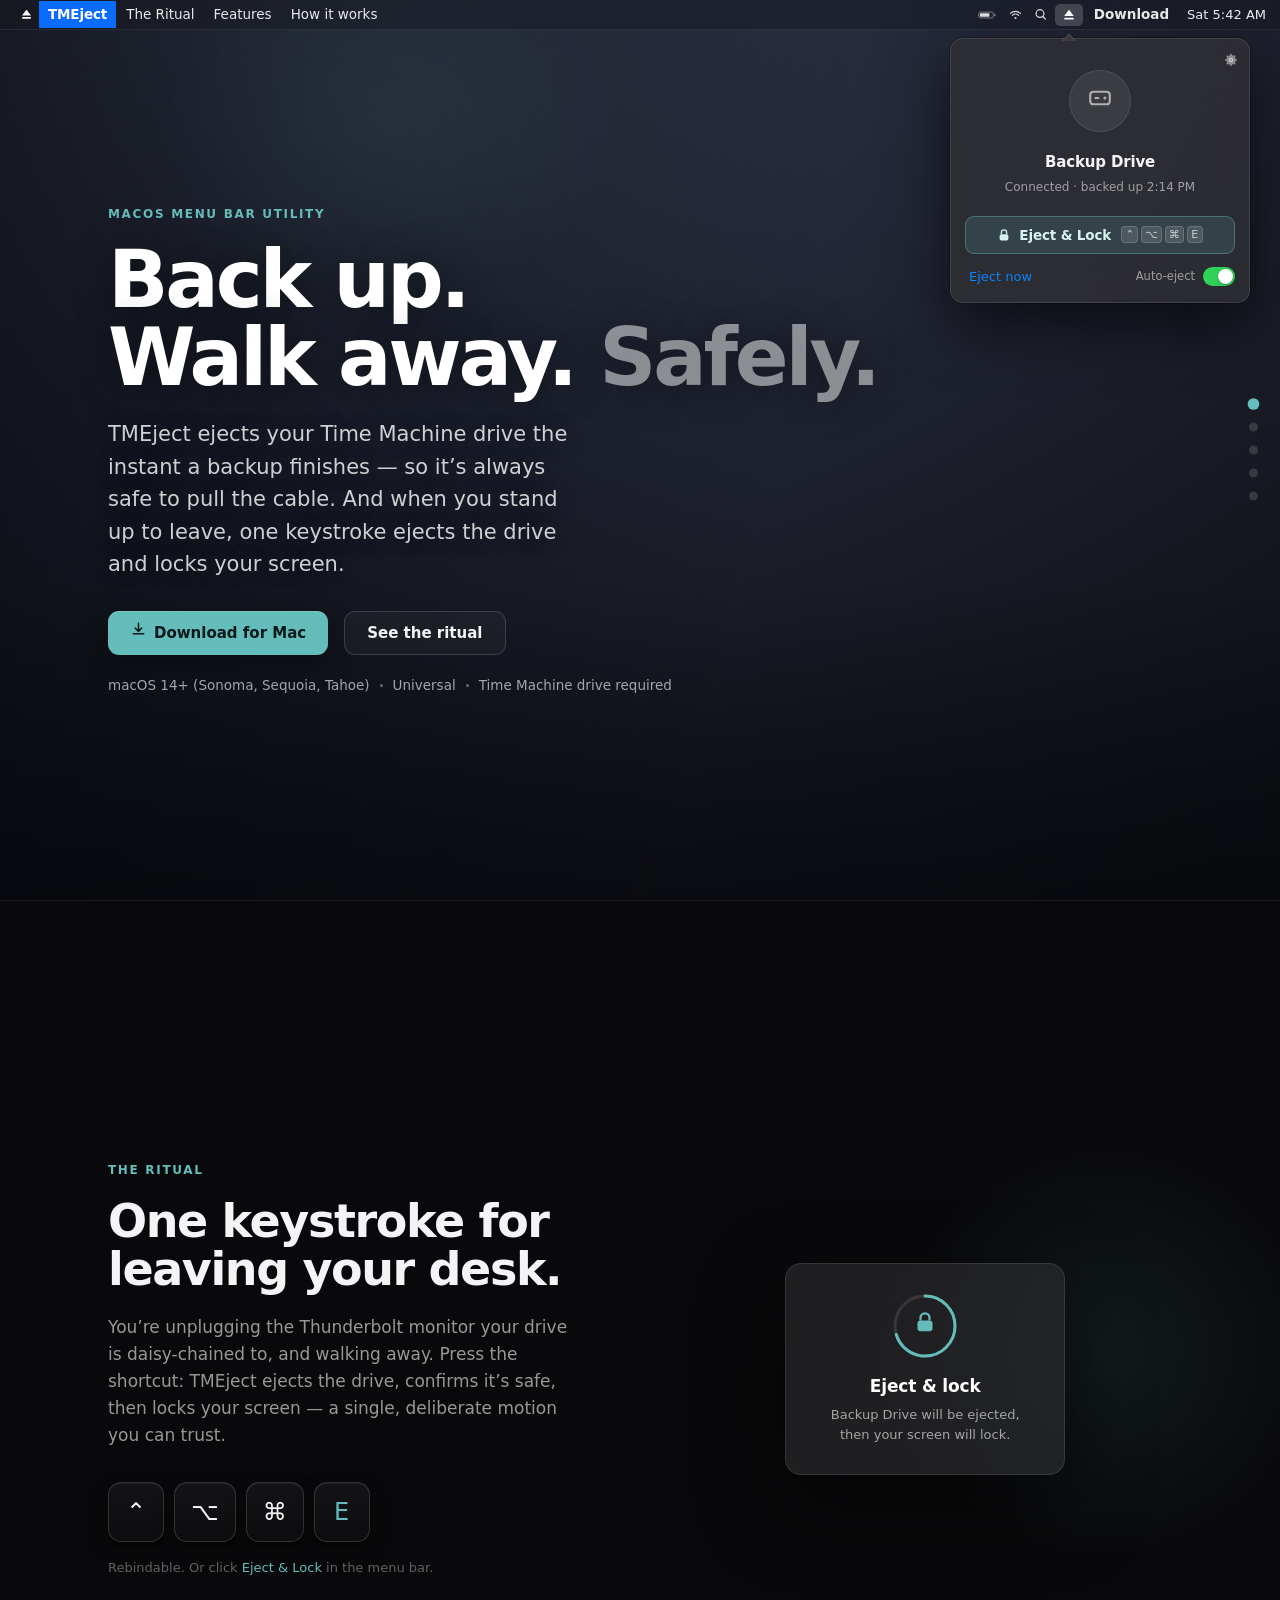
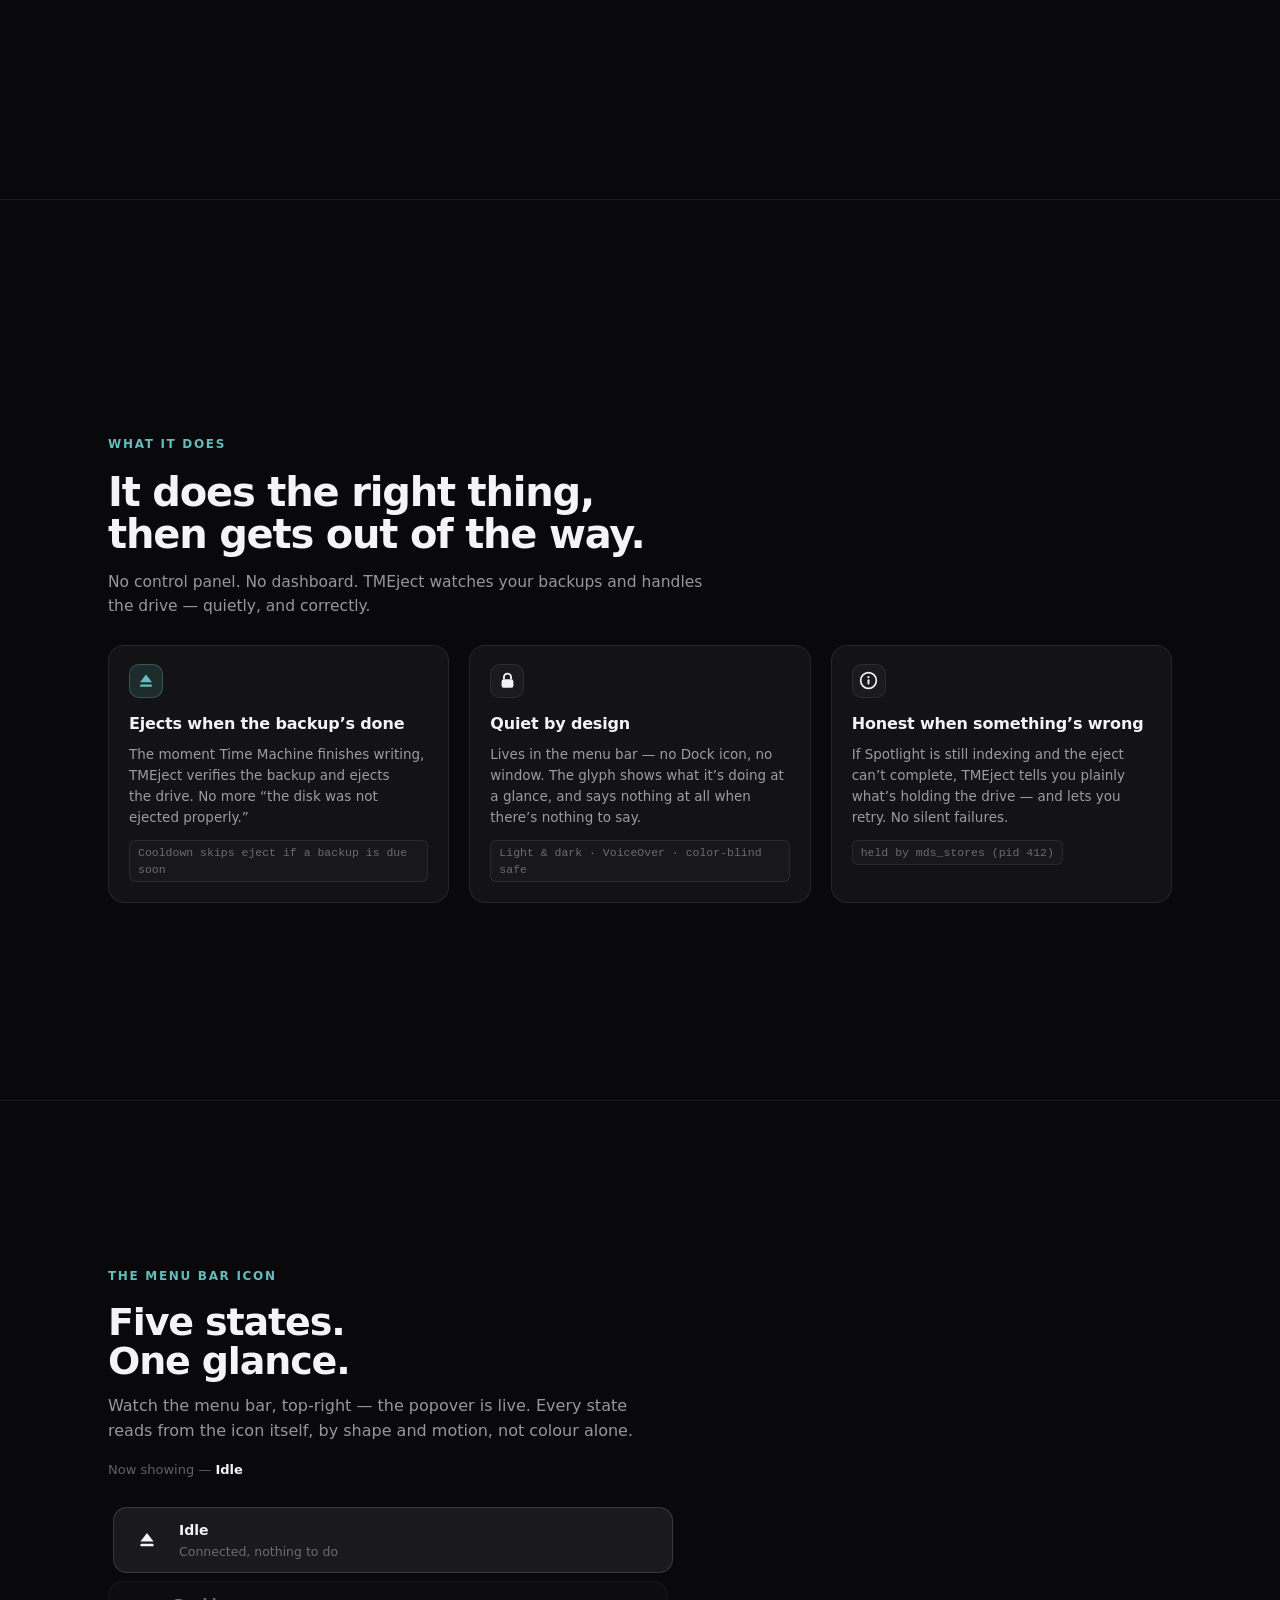
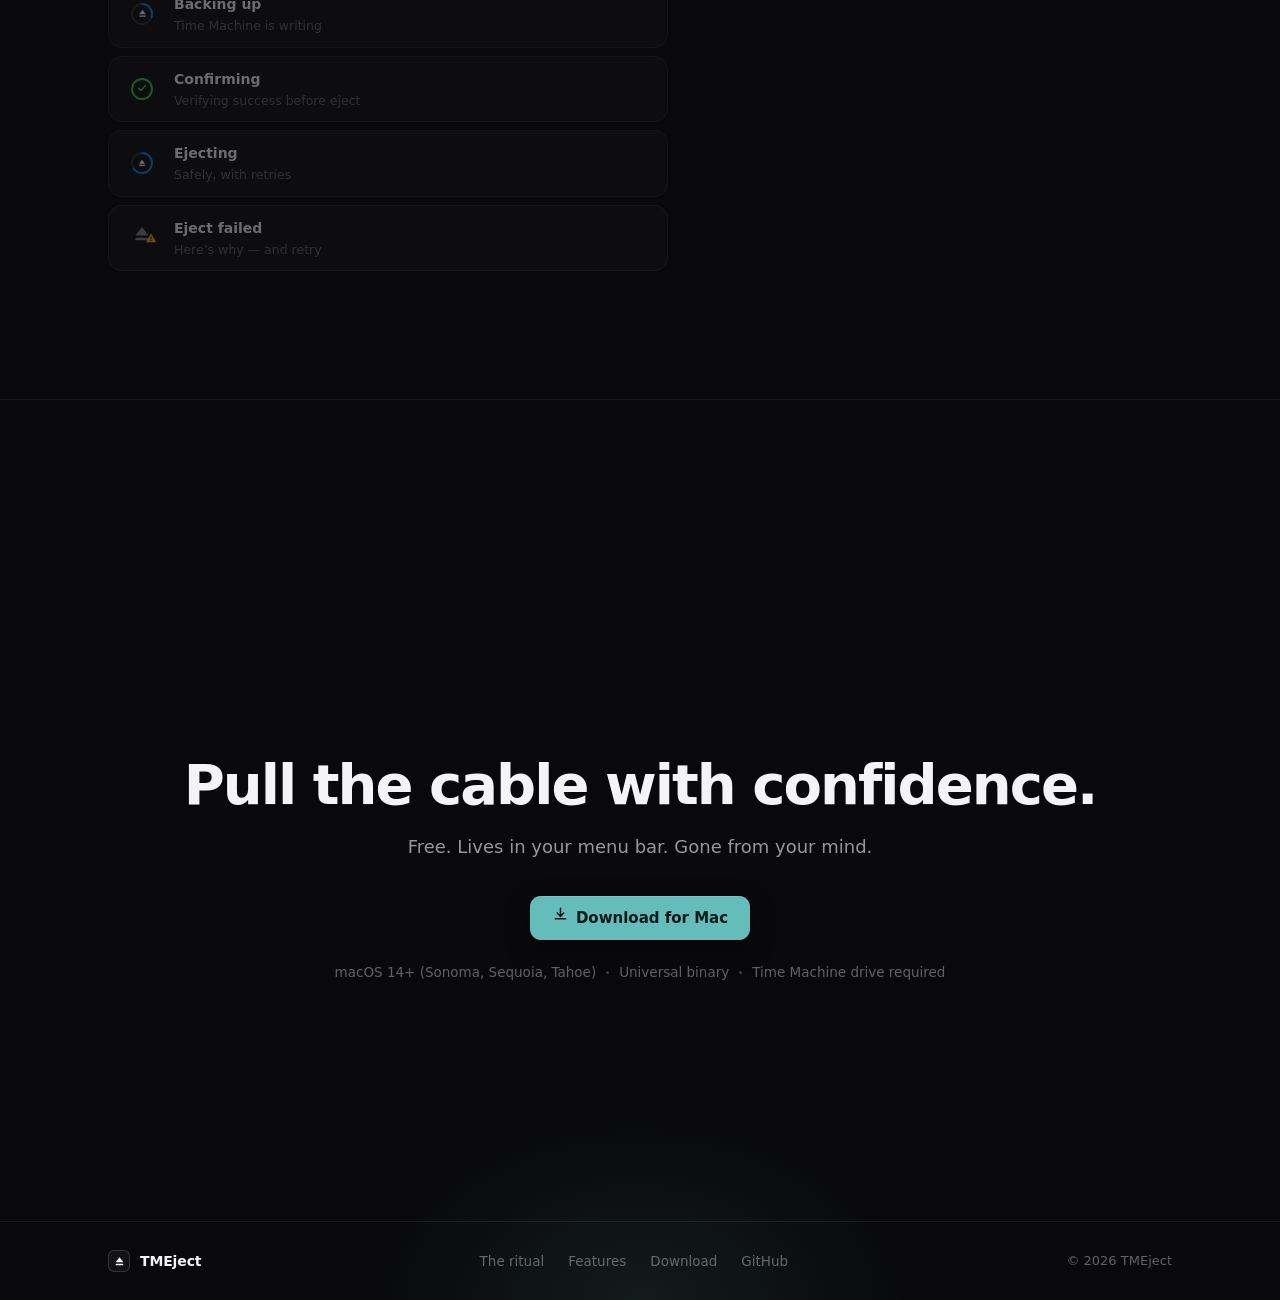
<file: index.html>
<!DOCTYPE html>
<html lang="en">
<head>
<meta charset="UTF-8" />
<meta name="viewport" content="width=device-width, initial-scale=1.0" />
<title>TMEject — eject your Time Machine drive, automatically</title>
<meta name="description" content="A quiet macOS menu bar utility that ejects your Time Machine drive the moment a backup finishes — and locks your screen on the way out." />
<meta name="theme-color" content="#09090b" />
<link rel="icon" type="image/png" href="assets/icon.png" />
<link rel="apple-touch-icon" href="assets/icon.png" />

<!-- Open Graph — iMessage, Slack, Discord, LinkedIn etc. consume this -->
<meta property="og:type" content="website" />
<meta property="og:url" content="https://d4g4.github.io/TMEject/" />
<meta property="og:title" content="TMEject — eject your Time Machine drive, automatically" />
<meta property="og:description" content="A quiet macOS menu bar utility that ejects your Time Machine drive the moment a backup finishes — and locks your screen on the way out." />
<meta property="og:image" content="https://d4g4.github.io/TMEject/assets/og-banner.png" />
<meta property="og:image:width" content="1200" />
<meta property="og:image:height" content="630" />
<meta property="og:image:alt" content="TMEject — eject your Time Machine drive, automatically" />
<meta property="og:site_name" content="TMEject" />
<meta property="og:locale" content="en_US" />

<!-- Twitter Card — also consumed by macOS Messages for the rich preview -->
<meta name="twitter:card" content="summary_large_image" />
<meta name="twitter:title" content="TMEject — eject your Time Machine drive, automatically" />
<meta name="twitter:description" content="A quiet macOS menu bar utility that ejects your Time Machine drive the moment a backup finishes — and locks your screen on the way out." />
<meta name="twitter:image" content="https://d4g4.github.io/TMEject/assets/og-banner.png" />
<meta name="twitter:image:alt" content="TMEject — eject your Time Machine drive, automatically" />

<link rel="stylesheet" href="style.css" />
<script>document.documentElement.className = 'js paged';</script>
</head>
<body>

<a class="skip-link" href="#main">Skip to content</a>

<!-- ============================================================ MENU BAR (= the site nav) -->
<div class="macbar" id="macbar" role="navigation" aria-label="Primary">
  <div class="macbar-left">
    <a class="logo" href="#hero" aria-label="TMEject home">
      <svg width="15" height="15" viewBox="0 0 18 18" fill="none" aria-hidden="true"><path d="M9 3.2 14.4 10.2H3.6L9 3.2Z" fill="currentColor"/><rect x="3.6" y="12.1" width="10.8" height="2.1" rx="1" fill="currentColor"/></svg>
    </a>
    <a class="app" href="#hero">TMEject</a>
    <a class="menu" href="#ritual">The Ritual</a>
    <a class="menu" href="#features">Features</a>
    <a class="menu" href="#states">How it works</a>
  </div>
  <div class="macbar-right">
    <span class="sysicon" aria-hidden="true"><svg width="19" height="12" viewBox="0 0 26 14" fill="none"><rect x="1" y="3" width="20" height="8" rx="2.2" stroke="currentColor" stroke-width="1.1" opacity="0.6"/><rect x="2.6" y="4.6" width="13" height="4.8" rx="1" fill="currentColor"/><rect x="22.4" y="5.4" width="1.6" height="3.2" rx="0.8" fill="currentColor" opacity="0.6"/></svg></span>
    <span class="sysicon" aria-hidden="true"><svg width="15" height="12" viewBox="0 0 18 14" fill="none"><circle cx="9" cy="10.6" r="1.3" fill="currentColor"/><path d="M5.2 7.4a5.4 5.4 0 0 1 7.6 0" stroke="currentColor" stroke-width="1.4" stroke-linecap="round"/><path d="M3 5.1a8.6 8.6 0 0 1 12 0" stroke="currentColor" stroke-width="1.4" stroke-linecap="round"/></svg></span>
    <span class="sysicon" aria-hidden="true"><svg width="14" height="13" viewBox="0 0 15 14" fill="none"><circle cx="6.4" cy="6" r="4.2" stroke="currentColor" stroke-width="1.3"/><path d="M9.6 9.2 12.4 12" stroke="currentColor" stroke-width="1.3" stroke-linecap="round"/></svg></span>
    <a class="tme-item active" id="tmeIcon" href="#hero" aria-label="TMEject menu bar icon">
      <svg width="16" height="16" viewBox="0 0 18 18" fill="none" aria-hidden="true"><path d="M9 3.2 14.4 10.2H3.6L9 3.2Z" fill="currentColor"/><rect x="3.6" y="12.1" width="10.8" height="2.1" rx="1" fill="currentColor"/></svg>
    </a>
    <a class="menu dl" href="#download">Download</a>
    <span class="clock" id="macbarClock" aria-hidden="true">Thu 2:14 PM</span>
  </div>
</div>

<!-- page dots -->
<nav class="pagedots" aria-label="Page navigation">
  <a href="#hero" class="active" aria-label="Top"></a>
  <a href="#ritual" aria-label="The ritual"></a>
  <a href="#features" aria-label="Features"></a>
  <a href="#states" aria-label="How it works"></a>
  <a href="#download" aria-label="Download"></a>
</nav>

<!-- ============================================================ LIVE POPOVER (persistent, JS-driven) -->
<div class="pop--hidden" id="livePop" aria-live="polite" aria-label="TMEject menu bar popover preview">
  <div class="pop-arrow"></div>
  <span class="pop-gear" aria-hidden="true">
    <svg width="14" height="14" viewBox="0 0 16 16" fill="none"><path d="M8 5.4A2.6 2.6 0 1 0 8 10.6 2.6 2.6 0 0 0 8 5.4Zm0 1.5a1.1 1.1 0 1 1 0 2.2 1.1 1.1 0 0 1 0-2.2Z" fill="currentColor"/><path d="M7 1h2l.3 1.6a5.5 5.5 0 0 1 1.3.55l1.4-.9 1.4 1.4-.9 1.4q.34.6.55 1.3L14.6 7v2l-1.6.3a5.5 5.5 0 0 1-.55 1.3l.9 1.4-1.4 1.4-1.4-.9q-.6.34-1.3.55L9 14.6H7l-.3-1.6a5.5 5.5 0 0 1-1.3-.55l-1.4.9-1.4-1.4.9-1.4a5.5 5.5 0 0 1-.55-1.3L1.4 9V7l1.6-.3q.21-.7.55-1.3l-.9-1.4 1.4-1.4 1.4.9q.6-.34 1.3-.55L7 1Z" fill="currentColor" opacity="0.9"/></svg>
  </span>
  <div id="popBody"></div>
</div>

<main id="main">

<!-- ============================================================ HERO -->
<section class="page page-hero" id="hero" aria-labelledby="hero-heading">
  <div class="desktop-wall" aria-hidden="true"></div>
  <div class="hero-scrim" aria-hidden="true"></div>
  <div class="hero-glow2" aria-hidden="true"></div>
  <div class="wrap">
    <div class="hero-head reveal">
      <div class="eyebrow">macOS menu bar utility</div>
      <h1 id="hero-heading">Back up.<br/>Walk away. <span class="muted">Safely.</span></h1>
      <p class="hero-lead">TMEject ejects your Time Machine drive the instant a backup finishes — so it&rsquo;s always safe to pull the cable. And when you stand up to leave, one keystroke ejects the drive and locks your screen.</p>
      <div class="hero-cta">
        <a class="btn btn-primary" href="https://github.com/D4G4/TMEject/releases/latest/download/TMEject.dmg" download id="download-hero">
          <span class="dl-ico" aria-hidden="true"><svg width="17" height="17" viewBox="0 0 18 18" fill="none"><path d="M9 2.5V11M9 11 5.5 7.5M9 11l3.5-3.5" stroke="currentColor" stroke-width="1.6" stroke-linecap="round" stroke-linejoin="round"/><path d="M3.5 13.5h11" stroke="currentColor" stroke-width="1.6" stroke-linecap="round"/></svg></span>
          Download for Mac
        </a>
        <a class="btn btn-ghost" href="#ritual">See the ritual</a>
      </div>
      <p class="mobile-hint">TMEject is a Mac app — open this page on your Mac to install.</p>
      <div class="hero-meta">
        <span>macOS 14+ (Sonoma, Sequoia, Tahoe)</span><span class="dot"></span>
        <span>Universal</span><span class="dot"></span>
        <span>Time Machine drive required</span>
      </div>
    </div>
  </div>
</section>

<!-- ============================================================ RITUAL -->
<section class="page ritual-sec" id="ritual" aria-labelledby="ritual-heading">
  <div class="glow" aria-hidden="true"></div>
  <div class="wrap">
    <div class="ritual-grid">
      <div class="ritual-copy reveal">
        <div class="eyebrow">The ritual</div>
        <h2 id="ritual-heading">One keystroke for leaving your desk.</h2>
        <p>You&rsquo;re unplugging the Thunderbolt monitor your drive is daisy-chained to, and walking away. Press the shortcut: TMEject ejects the drive, confirms it&rsquo;s safe, then locks your screen — a single, deliberate motion you can trust.</p>
        <div class="shortcut-display" aria-label="Default shortcut: Control Option Command E">
          <span class="big-key" aria-hidden="true">&#8963;</span>
          <span class="big-key" aria-hidden="true">&#8997;</span>
          <span class="big-key" aria-hidden="true">&#8984;</span>
          <span class="big-key lett" aria-hidden="true">E</span>
        </div>
        <div class="shortcut-cap">Rebindable. Or click <span style="color:var(--ritual)">Eject &amp; Lock</span> in the menu bar.</div>
      </div>
      <div class="ritual-vis reveal" aria-hidden="true">
        <div class="confirm-card">
          <div class="confirm-ring">
            <svg width="64" height="64" viewBox="0 0 64 64" fill="none"><circle cx="32" cy="32" r="30" stroke="rgba(127,127,127,0.25)" stroke-width="3"/><circle cx="32" cy="32" r="30" stroke="currentColor" stroke-width="3" stroke-linecap="round" stroke-dasharray="188.5" stroke-dashoffset="56" transform="rotate(-90 32 32)"/></svg>
            <span style="position:absolute"><svg width="24" height="24" viewBox="0 0 16 16" fill="none"><rect x="3" y="7" width="10" height="7.2" rx="2" fill="currentColor"/><path d="M5 7V5.2a3 3 0 0 1 6 0V7" stroke="currentColor" stroke-width="1.5" fill="none"/></svg></span>
          </div>
          <h3>Eject &amp; lock</h3>
          <p>Backup Drive will be ejected,<br/>then your screen will lock.</p>
        </div>
      </div>
    </div>
  </div>
</section>

<!-- ============================================================ FEATURES -->
<section class="page page-features" id="features" aria-labelledby="features-heading">
  <div class="wrap">
    <div class="feat-head reveal">
      <div class="eyebrow">What it does</div>
      <h2 id="features-heading">It does the right thing, then gets out of the way.</h2>
      <p>No control panel. No dashboard. TMEject watches your backups and handles the drive — quietly, and correctly.</p>
    </div>
    <div class="feat-grid">
      <div class="feat-card accent reveal">
        <div class="feat-ico" aria-hidden="true"><svg width="20" height="20" viewBox="0 0 18 18" fill="none"><path d="M9 3.2 14.4 10.2H3.6L9 3.2Z" fill="currentColor"/><rect x="3.6" y="12.1" width="10.8" height="2.1" rx="1" fill="currentColor"/></svg></div>
        <h3>Ejects when the backup&rsquo;s done</h3>
        <p>The moment Time Machine finishes writing, TMEject verifies the backup and ejects the drive. No more &ldquo;the disk was not ejected properly.&rdquo;</p>
        <span class="tag">Cooldown skips eject if a backup is due soon</span>
      </div>
      <div class="feat-card reveal">
        <div class="feat-ico" aria-hidden="true"><svg width="19" height="19" viewBox="0 0 16 16" fill="none"><rect x="3" y="7" width="10" height="7.2" rx="2" fill="currentColor"/><path d="M5 7V5.2a3 3 0 0 1 6 0V7" stroke="currentColor" stroke-width="1.6" fill="none"/></svg></div>
        <h3>Quiet by design</h3>
        <p>Lives in the menu bar — no Dock icon, no window. The glyph shows what it&rsquo;s doing at a glance, and says nothing at all when there&rsquo;s nothing to say.</p>
        <span class="tag">Light &amp; dark · VoiceOver · color-blind safe</span>
      </div>
      <div class="feat-card reveal">
        <div class="feat-ico" aria-hidden="true"><svg width="19" height="19" viewBox="0 0 16 16" fill="none"><circle cx="8" cy="8" r="6.6" stroke="currentColor" stroke-width="1.4"/><circle cx="8" cy="5.2" r="0.9" fill="currentColor"/><rect x="7.2" y="7" width="1.6" height="4.4" rx="0.8" fill="currentColor"/></svg></div>
        <h3>Honest when something&rsquo;s wrong</h3>
        <p>If Spotlight is still indexing and the eject can&rsquo;t complete, TMEject tells you plainly what&rsquo;s holding the drive — and lets you retry. No silent failures.</p>
        <span class="tag">held by mds_stores (pid 412)</span>
      </div>
    </div>
  </div>
</section>

<!-- ============================================================ STATES -->
<section class="page states-sec" id="states" aria-labelledby="states-heading">
  <div class="wrap">
    <div class="states-grid">
      <div class="states-head reveal">
        <div class="eyebrow">The menu bar icon</div>
        <h2 id="states-heading">Five states.<br/>One glance.</h2>
        <p>Watch the menu bar, top-right &mdash; the popover is live. Every state reads from the icon itself, by shape and motion, not colour alone.</p>
        <div class="states-hint" id="statesHint">Now showing &mdash; <b>Idle</b></div>
      </div>
      <div class="states-row" id="statesList">
        <div class="state-item" data-state="idle">
          <div class="state-icn" aria-hidden="true"><svg width="22" height="22" viewBox="0 0 18 18" fill="none"><path d="M9 3.2 14.4 10.2H3.6L9 3.2Z" fill="currentColor"/><rect x="3.6" y="12.1" width="10.8" height="2.1" rx="1" fill="currentColor"/></svg></div>
          <div><div class="state-name">Idle</div><div class="state-desc">Connected, nothing to do</div></div>
        </div>
        <div class="state-item" data-state="backingUp">
          <div class="state-icn" aria-hidden="true">
            <svg width="24" height="24" viewBox="0 0 24 24" fill="none"><circle cx="12" cy="12" r="10" stroke="rgba(127,127,127,0.3)" stroke-width="1.8"/><circle cx="12" cy="12" r="10" stroke="var(--blue)" stroke-width="1.8" stroke-linecap="round" stroke-dasharray="62.8" stroke-dashoffset="44" transform="rotate(-90 12 12)"/></svg>
            <span style="position:absolute"><svg width="11" height="11" viewBox="0 0 18 18" fill="none"><path d="M9 3.2 14.4 10.2H3.6L9 3.2Z" fill="currentColor"/><rect x="3.6" y="12.1" width="10.8" height="2.1" rx="1" fill="currentColor"/></svg></span>
          </div>
          <div><div class="state-name">Backing up</div><div class="state-desc">Time Machine is writing</div></div>
        </div>
        <div class="state-item" data-state="confirming">
          <div class="state-icn" aria-hidden="true">
            <svg width="24" height="24" viewBox="0 0 24 24" fill="none"><circle cx="12" cy="12" r="10" stroke="var(--green)" stroke-width="1.8"/></svg>
            <span style="position:absolute;color:var(--green)"><svg width="12" height="12" viewBox="0 0 16 16" fill="none"><path d="M3.4 8.4 6.6 11.4 12.6 4.8" stroke="currentColor" stroke-width="1.9" stroke-linecap="round" stroke-linejoin="round"/></svg></span>
          </div>
          <div><div class="state-name">Confirming</div><div class="state-desc">Verifying success before eject</div></div>
        </div>
        <div class="state-item" data-state="ejecting">
          <div class="state-icn" aria-hidden="true">
            <svg width="24" height="24" viewBox="0 0 24 24" fill="none"><circle cx="12" cy="12" r="10" stroke="rgba(127,127,127,0.3)" stroke-width="1.8"/><circle cx="12" cy="12" r="10" stroke="var(--blue)" stroke-width="1.8" stroke-linecap="round" stroke-dasharray="62.8" stroke-dashoffset="22" transform="rotate(-90 12 12)"/></svg>
            <span style="position:absolute"><svg width="10" height="10" viewBox="0 0 18 18" fill="none"><path d="M9 3.2 14.4 10.2H3.6L9 3.2Z" fill="currentColor"/><rect x="3.6" y="12.1" width="10.8" height="2.1" rx="1" fill="currentColor"/></svg></span>
          </div>
          <div><div class="state-name">Ejecting</div><div class="state-desc">Safely, with retries</div></div>
        </div>
        <div class="state-item" data-state="failed">
          <div class="state-icn" aria-hidden="true">
            <span style="opacity:0.5"><svg width="22" height="22" viewBox="0 0 18 18" fill="none"><path d="M9 3.2 14.4 10.2H3.6L9 3.2Z" fill="currentColor"/><rect x="3.6" y="12.1" width="10.8" height="2.1" rx="1" fill="currentColor"/></svg></span>
            <span style="position:absolute;right:2px;bottom:4px;color:var(--orange)"><svg width="12" height="12" viewBox="0 0 16 16" fill="none"><path d="M8 1.6 15 13.6H1L8 1.6Z" fill="currentColor"/><rect x="7.2" y="5.6" width="1.6" height="4" rx="0.8" fill="#1a1a1a"/><circle cx="8" cy="11.4" r="0.95" fill="#1a1a1a"/></svg></span>
          </div>
          <div><div class="state-name">Eject failed</div><div class="state-desc">Here&rsquo;s why &mdash; and retry</div></div>
        </div>
      </div>
    </div>
  </div>
</section>

<!-- ============================================================ DOWNLOAD + FOOTER -->
<section class="page page-download" id="download" aria-labelledby="download-heading">
  <div class="glow" aria-hidden="true"></div>
  <div class="wrap cta-inner">
    <div class="reveal">
      <h2 id="download-heading">Pull the cable with confidence.</h2>
      <p>Free. Lives in your menu bar. Gone from your mind.</p>
      <div class="hero-cta">
        <a class="btn btn-primary" href="https://github.com/D4G4/TMEject/releases/latest/download/TMEject.dmg" download id="download-main">
          <span class="dl-ico" aria-hidden="true"><svg width="17" height="17" viewBox="0 0 18 18" fill="none"><path d="M9 2.5V11M9 11 5.5 7.5M9 11l3.5-3.5" stroke="currentColor" stroke-width="1.6" stroke-linecap="round" stroke-linejoin="round"/><path d="M3.5 13.5h11" stroke="currentColor" stroke-width="1.6" stroke-linecap="round"/></svg></span>
          Download for Mac
        </a>
      </div>
      <div class="cta-reqs">
        <span>macOS 14+ (Sonoma, Sequoia, Tahoe)</span><span class="dot"></span>
        <span>Universal binary</span><span class="dot"></span>
        <span>Time Machine drive required</span>
      </div>
    </div>
  </div>
  <footer class="footer">
    <div class="wrap">
      <a class="brand" href="#hero">
        <span class="mark" aria-hidden="true"><svg width="13" height="13" viewBox="0 0 18 18" fill="none"><path d="M9 3.2 14.4 10.2H3.6L9 3.2Z" fill="currentColor"/><rect x="3.6" y="12.1" width="10.8" height="2.1" rx="1" fill="currentColor"/></svg></span>
        TMEject
      </a>
      <div class="foot-links">
        <a href="#ritual">The ritual</a>
        <a href="#features">Features</a>
        <a href="#download">Download</a>
        <a href="https://github.com/D4G4/TMEject" rel="noopener">GitHub</a>
      </div>
      <div class="foot-copy">&copy; <span id="year">2026</span> TMEject</div>
    </div>
  </footer>
</section>

</main>

<script>
  /* ===== LIVE MENU BAR CLOCK ===== */
  (function liveClock(){
    const el = document.getElementById('macbarClock');
    if (!el) return;
    const days = ['Sun','Mon','Tue','Wed','Thu','Fri','Sat'];
    function tick(){
      const d = new Date();
      const h12 = ((d.getHours() + 11) % 12) + 1;
      const m = d.getMinutes().toString().padStart(2, '0');
      const ampm = d.getHours() < 12 ? 'AM' : 'PM';
      el.textContent = days[d.getDay()] + ' ' + h12 + ':' + m + ' ' + ampm;
    }
    tick();
    setInterval(tick, 15000);
  })();

  const macbar = document.getElementById('macbar');
  const dots = [...document.querySelectorAll('.pagedots a')];
  const litItems = [...document.querySelectorAll('.macbar .app, .macbar .menu')];
  const pages = [...document.querySelectorAll('.page')];

  /* ===== LIVE POPOVER STATE MACHINE ===== */
  const livePop = document.getElementById('livePop');
  const popBody = document.getElementById('popBody');
  const barIcon = document.getElementById('tmeIcon');
  const statesList = document.getElementById('statesList');
  const statesHint = document.getElementById('statesHint');
  const isWide = () => window.innerWidth > 880;
  const RC = 2 * Math.PI * 34.5; // 72px disc, stroke 3
  const NAMES = { idle:'Idle', backingUp:'Backing up', confirming:'Confirming', ejecting:'Ejecting', failed:'Eject failed' };
  const G = {
    drive: s => `<svg width="${s}" height="${s}" viewBox="0 0 20 20" fill="none"><rect x="3" y="5.5" width="14" height="9" rx="2.2" stroke="currentColor" stroke-width="1.5"/><circle cx="13.5" cy="10" r="1.1" fill="currentColor"/><rect x="6" y="9.2" width="3.5" height="1.6" rx="0.8" fill="currentColor"/></svg>`,
    eject: s => `<svg width="${s}" height="${s}" viewBox="0 0 18 18" fill="none"><path d="M9 3.2 14.4 10.2H3.6L9 3.2Z" fill="currentColor"/><rect x="3.6" y="12.1" width="10.8" height="2.1" rx="1" fill="currentColor"/></svg>`,
    check: s => `<svg width="${s}" height="${s}" viewBox="0 0 16 16" fill="none"><path d="M3.4 8.4 6.6 11.4 12.6 4.8" stroke="currentColor" stroke-width="1.9" stroke-linecap="round" stroke-linejoin="round"/></svg>`,
    bang: s => `<svg width="${s}" height="${s}" viewBox="0 0 16 16" fill="none"><path d="M8 1.6 15 13.6H1L8 1.6Z" fill="currentColor"/><rect x="7.2" y="5.6" width="1.6" height="4" rx="0.8" fill="#1a1a1a"/><circle cx="8" cy="11.4" r="0.95" fill="#1a1a1a"/></svg>`,
  };
  function discRing(color, pct){
    if (pct === null) return '';
    const indet = pct === 'indet';
    const off = indet ? RC * 0.72 : RC * (1 - pct / 100);
    return `<svg class="${indet ? 'ring-spin' : ''}" width="72" height="72" viewBox="0 0 72 72" fill="none" style="position:absolute;inset:0"><circle cx="36" cy="36" r="34.5" stroke="rgba(127,127,127,0.22)" stroke-width="3"/><circle class="ring-prog" cx="36" cy="36" r="34.5" stroke="${color}" stroke-width="3" stroke-linecap="round" stroke-dasharray="${RC}" stroke-dashoffset="${off}" transform="rotate(-90 36 36)"/></svg>`;
  }
  const RITUAL = `<button class="ritual-btn"><svg width="14" height="14" viewBox="0 0 16 16" fill="none"><rect x="3" y="7" width="10" height="7.2" rx="2" fill="currentColor"/><path d="M5 7V5.2a3 3 0 0 1 6 0V7" stroke="currentColor" stroke-width="1.5" fill="none"/></svg> Eject &amp; Lock <span class="keys"><kbd>⌃</kbd><kbd>⌥</kbd><kbd>⌘</kbd><kbd>E</kbd></span></button>`;
  function popHTML(state, d){
    d = d || {}; const pct = d.pct || 0, attempt = d.attempt || 1;
    let disc = G.drive(28), glyphColor = 'rgba(255,255,255,0.6)', ring = '', sub = '', body = '', discStyle = '';
    if (state === 'idle'){
      sub = 'Connected &middot; backed up 2:14 PM';
      body = `<div class="pop-actions">${RITUAL}<div class="pop-row"><span class="pop-quiet">Eject now</span><span class="pop-auto">Auto-eject <span class="switch"></span></span></div></div>`;
    } else if (state === 'backingUp'){
      ring = discRing('var(--blue)', pct); glyphColor = 'rgba(255,255,255,0.85)'; disc = G.eject(22);
      sub = `Backing up &middot; <b class="pct">${Math.round(pct)}%</b>`;
      body = `<div class="pop-prog"><div class="pop-bar"><i style="width:${pct}%"></i></div></div><div class="pop-note">TMEject will eject automatically when the backup finishes.</div>`;
    } else if (state === 'confirming'){
      ring = discRing('var(--green)', 100); glyphColor = 'var(--green)'; disc = G.check(26);
      sub = 'Backup complete — verifying';
      body = `<div class="pop-prog"><div class="pop-bar indet"><i></i></div></div><div class="pop-note">Confirming the backup succeeded before ejecting.</div>`;
    } else if (state === 'ejecting'){
      ring = discRing('var(--blue)', pct); glyphColor = 'rgba(255,255,255,0.85)'; disc = G.eject(22);
      sub = `Ejecting safely &middot; <b class="att">attempt ${attempt}</b>`;
      body = `<div class="pop-prog"><div class="pop-bar"><i style="width:${pct}%"></i></div></div><div class="pop-note">Spotlight is indexing the drive — this can take a moment. You can keep working.</div>`;
    } else { // failed
      glyphColor = 'var(--orange)'; disc = G.bang(24);
      discStyle = 'background: color-mix(in srgb, var(--orange) 14%, transparent); border-color: color-mix(in srgb, var(--orange) 32%, transparent);';
      sub = 'Couldn’t eject — drive still in use';
      body = `<div class="pop-why">held by <span class="pid">mds_stores (pid 412)</span></div><div class="twin"><button class="b1">Try again</button><button class="b2">Force eject</button></div>`;
    }
    return `<div class="pop-hero"><div class="hero-disc"><div class="disc" style="${discStyle}"></div>${ring}<span class="g" style="color:${glyphColor}">${disc}</span></div><div class="name">Backup Drive</div><div class="sub">${sub}</div></div>${body}`;
  }
  function barRing(color, pct){
    const r = 8, c = 2 * Math.PI * r, indet = pct === 'indet';
    const off = indet ? c * 0.72 : c * (1 - pct / 100);
    return `<svg class="${indet ? 'ring-spin' : ''}" width="18" height="18" viewBox="0 0 18 18" fill="none" style="position:absolute;inset:0"><circle cx="9" cy="9" r="8" stroke="rgba(255,255,255,0.32)" stroke-width="1.6"/><circle cx="9" cy="9" r="8" stroke="${color}" stroke-width="1.6" stroke-linecap="round" stroke-dasharray="${c}" stroke-dashoffset="${off}" transform="rotate(-90 9 9)"/></svg>`;
  }
  function setBarIcon(state, d){
    d = d || {}; const pct = d.pct || 0; let html;
    const wrap = inner => `<span style="position:relative;width:18px;height:18px;display:grid;place-items:center">${inner}</span>`;
    if (state === 'backingUp') html = wrap(barRing('#fff', pct) + `<span style="position:absolute">${G.eject(9)}</span>`);
    else if (state === 'confirming') html = wrap(barRing('#fff', 100) + `<span style="position:absolute">${G.check(9)}</span>`);
    else if (state === 'ejecting') html = wrap(barRing('#fff', pct) + `<span style="position:absolute">${G.eject(9)}</span>`);
    else if (state === 'failed') html = wrap(`<span style="opacity:0.55">${G.eject(15)}</span><span style="position:absolute;right:-3px;bottom:-2px;color:var(--orange)">${G.bang(10)}</span>`);
    else html = G.eject(16);
    if (barIcon) barIcon.innerHTML = html;
  }
  function highlight(state){
    if (statesList) [...statesList.querySelectorAll('.state-item')].forEach(it => it.classList.toggle('lit', it.dataset.state === state));
    if (statesHint) statesHint.innerHTML = 'Now showing &mdash; <b>' + NAMES[state] + '</b>';
  }
  function setState(state, d){ popBody.innerHTML = popHTML(state, d); setBarIcon(state, d); highlight(state); }
  function updateProgress(state, pct, attempt){
    const rp = popBody.querySelector('.ring-prog'); if (rp) rp.setAttribute('stroke-dashoffset', RC * (1 - pct / 100));
    const bar = popBody.querySelector('.pop-bar > i'); if (bar) bar.style.width = pct + '%';
    const pctEl = popBody.querySelector('.pct'); if (pctEl) pctEl.textContent = Math.round(pct) + '%';
    const attEl = popBody.querySelector('.att'); if (attEl) attEl.textContent = 'attempt ' + attempt;
    setBarIcon(state, { pct, attempt });
  }
  const seq = [
    { s:'idle', hold:1500 }, { s:'backingUp', dur:2600 }, { s:'confirming', hold:1400 },
    { s:'ejecting', dur:2900 }, { s:'failed', hold:2700 },
  ];
  let playing = false, toId = null, intId = null, idx = 0;
  function clearTimers(){ if (toId){ clearTimeout(toId); toId = null; } if (intId){ clearInterval(intId); intId = null; } }
  function stepSeq(){
    if (!playing) return;
    const item = seq[idx];
    setState(item.s, { pct:0, attempt:1 });
    if (item.dur){
      const start = Date.now();
      intId = setInterval(() => {
        if (!playing){ clearInterval(intId); intId = null; return; }
        const pct = Math.min(100, (Date.now() - start) / item.dur * 100);
        const attempt = item.s === 'ejecting' ? (pct > 75 ? 3 : pct > 40 ? 2 : 1) : 1;
        updateProgress(item.s, pct, attempt);
        if (pct >= 100){ clearInterval(intId); intId = null; toId = setTimeout(nextSeq, 360); }
      }, 16);
    } else toId = setTimeout(nextSeq, item.hold);
  }
  function nextSeq(){ if (!playing) return; idx = (idx + 1) % seq.length; stepSeq(); }
  function startPlay(){ if (playing) return; playing = true; idx = 0; stepSeq(); }
  function stopPlay(){ playing = false; clearTimers(); setState('idle', {}); }
  setState('idle', {}); // initial

  // ---- scroll-driven active section (robust; no IntersectionObserver) ----
  document.querySelectorAll('.reveal').forEach((el, i) => {
    el.style.transitionDelay = (Math.min(i % 3, 2) * 80) + 'ms';
    // hide only elements that start below the fold, so they can animate in
    if (el.getBoundingClientRect().top >= window.innerHeight * 0.9) el.classList.add('pre');
  });
  function updateReveal(){
    const h = window.innerHeight;
    document.querySelectorAll('.reveal.pre').forEach(el => {
      if (el.getBoundingClientRect().top < h * 0.9) el.classList.remove('pre');
    });
  }
  function activeSection(){
    const vc = window.innerHeight / 2;
    let best = null, bestDist = Infinity;
    pages.forEach(p => {
      const r = p.getBoundingClientRect();
      const d = Math.abs((r.top + r.height / 2) - vc);
      if (d < bestDist) { bestDist = d; best = p; }
    });
    return best;
  }
  let lastId = null;
  function onScroll(){
    updateReveal();
    const sec = activeSection(); if (!sec) return;
    const id = sec.id;
    dots.forEach(d => d.classList.toggle('active', d.getAttribute('href') === '#' + id));
    macbar.classList.toggle('solid', id !== 'hero');
    litItems.forEach(m => m.classList.toggle('lit', m.getAttribute('href') === '#' + id));
    if (id !== lastId) {
      lastId = id;
      const showPop = (id === 'hero' || id === 'states') && isWide();
      livePop.classList.toggle('pop--hidden', !showPop);
      /* On mobile the popover is hidden, but the state list still cycles
         so the "Five states" section shows each one in turn. */
      if (id === 'states') startPlay(); else stopPlay();
    }
  }
  window.addEventListener('scroll', onScroll, { passive: true });
  document.addEventListener('scroll', onScroll, { passive: true, capture: true });
  window.addEventListener('resize', onScroll);
  requestAnimationFrame(() => { updateReveal(); onScroll(); });
  setTimeout(() => { updateReveal(); onScroll(); }, 60);
  setTimeout(() => { updateReveal(); onScroll(); }, 300);

  document.getElementById('year').textContent = new Date().getFullYear();

  // align the open popover's arrow with the TMEject icon in the menu bar
  function positionPopover() {
    const icon = document.getElementById('tmeIcon');
    const pop = document.getElementById('livePop');
    const arrow = pop && pop.querySelector('.pop-arrow');
    if (!icon || !pop || !arrow) return;
    if (window.innerWidth <= 880) { pop.style.right = ''; arrow.style.right = ''; return; }
    const ic = icon.getBoundingClientRect();
    const iconCenter = ic.left + ic.width / 2;
    const popRight = 30;
    pop.style.right = popRight + 'px';
    const arrowRight = (window.innerWidth - popRight) - iconCenter - 8;
    arrow.style.right = Math.max(16, arrowRight) + 'px';
  }
  positionPopover();
  window.addEventListener('load', positionPopover);
  window.addEventListener('resize', positionPopover);
  if (document.fonts && document.fonts.ready) document.fonts.ready.then(positionPopover);
</script>
</body>
</html>
</file>
<file: style.css>
/* ============================================================
   TMEject — marketing site. Premium-dark, native-Mac restraint.
   Same DNA as the app: system font, teal ritual accent used sparingly.
   ============================================================ */
:root {
  --font: -apple-system, "SF Pro Text", "SF Pro Display", system-ui, "Helvetica Neue", sans-serif;
  --mono: "SF Mono", ui-monospace, "Menlo", monospace;

  /* dark (default) */
  --bg: #09090b;
  --bg-raise: #111114;
  --bg-card: #131316;
  --line: rgba(255,255,255,0.08);
  --line-strong: rgba(255,255,255,0.14);

  --ink: #f4f4f6;
  --ink-2: rgba(255,255,255,0.58);
  --ink-3: rgba(255,255,255,0.36);

  --ritual: oklch(0.74 0.085 195);
  --ritual-deep: oklch(0.66 0.095 196);
  --ritual-soft: oklch(0.74 0.085 195 / 0.14);
  --ritual-ink: #0a1a1a;
  --blue: #0a84ff;
  --orange: #ff9f0a;
  --green: #30d158;

  --maxw: 1120px;
}

* { box-sizing: border-box; margin: 0; padding: 0; }
html { scroll-behavior: smooth; -webkit-font-smoothing: antialiased; text-rendering: optimizeLegibility; }
body {
  font-family: var(--font); background: var(--bg); color: var(--ink);
  line-height: 1.5; overflow-x: hidden;
}
a { color: inherit; text-decoration: none; }
button { font-family: inherit; cursor: pointer; border: none; background: none; color: inherit; }
::selection { background: var(--ritual-soft); color: var(--ritual); }

.wrap { max-width: var(--maxw); margin: 0 auto; padding: 0 28px; }

/* skip-link */
.skip-link {
  position: absolute; left: -9999px; top: 0; z-index: 100;
  background: var(--ritual); color: var(--ritual-ink); padding: 10px 16px;
  border-radius: 0 0 8px 0; font-weight: 600; font-size: 14px;
}
.skip-link:focus { left: 0; }

.eyebrow {
  font-size: 12px; font-weight: 600; letter-spacing: 0.14em; text-transform: uppercase;
  color: var(--ritual); margin-bottom: 18px;
}

/* reveal */
html.js .reveal { opacity: 1; transform: none; transition: opacity 0.7s cubic-bezier(0.16,1,0.3,1), transform 0.7s cubic-bezier(0.16,1,0.3,1); }
html.js .reveal.pre { opacity: 0; transform: translateY(18px); }
@media (prefers-reduced-motion: reduce) { html.js .reveal { opacity: 1 !important; transform: none !important; transition: none; } }

/* ============================================================ buttons */
.btn {
  display: inline-flex; align-items: center; justify-content: center; gap: 9px;
  height: 44px; padding: 0 22px; border-radius: 11px; font-size: 15px; font-weight: 550;
  transition: transform 0.08s, background 0.16s, box-shadow 0.16s; white-space: nowrap;
}
.btn:active { transform: scale(0.98); }
.btn:focus-visible { outline: 2px solid var(--ritual); outline-offset: 2px; }
.btn-primary {
  background: var(--ritual); color: var(--ritual-ink);
  box-shadow: 0 1px 0 rgba(255,255,255,0.15) inset, 0 8px 24px rgba(0,0,0,0.35);
}
.btn-primary:hover { background: var(--ritual-deep); box-shadow: 0 10px 30px color-mix(in oklch, var(--ritual) 35%, transparent); }
.btn-sm { height: 38px; padding: 0 16px; font-size: 14px; border-radius: 9px; }
.btn-ghost { background: rgba(127,127,127,0.08); color: var(--ink); border: 0.5px solid var(--line-strong); }
.btn-ghost:hover { background: rgba(127,127,127,0.14); }
.btn .dl-ico { margin-right: -2px; }

/* ============================================================ paged shell */
html.paged { scroll-snap-type: y mandatory; scroll-padding-top: 0; }
@media (prefers-reduced-motion: reduce) { html.paged { scroll-snap-type: none; } }

.page {
  min-height: 100vh; min-height: 100dvh;
  display: flex; flex-direction: column; justify-content: center;
  scroll-snap-align: start; scroll-snap-stop: always;
  position: relative; padding: 90px 0 52px; overflow: hidden;
}
.page > .wrap { width: 100%; }

/* ============================================================ MENU BAR (= site nav) */
.macbar {
  position: fixed; top: 0; left: 0; right: 0; z-index: 50; height: 30px;
  display: flex; align-items: center; justify-content: space-between;
  padding: 0 12px 0 14px; font-size: 13.5px; color: rgba(255,255,255,0.92);
  background: rgba(24,24,28,0.5);
  backdrop-filter: blur(22px) saturate(180%); -webkit-backdrop-filter: blur(22px) saturate(180%);
  border-bottom: 0.5px solid rgba(255,255,255,0.08); transition: background 0.3s;
}
.macbar.solid { background: rgba(12,12,14,0.82); }
.macbar-left, .macbar-right { display: flex; align-items: center; gap: 1px; }
.macbar .logo { display: grid; place-items: center; width: 24px; height: 22px; color: #fff; border-radius: 5px; }
.macbar .logo:hover { background: rgba(255,255,255,0.12); }
.macbar .app { font-weight: 680; padding: 3px 9px; letter-spacing: -0.01em; color: #fff; }
.macbar .menu { padding: 3px 9px; border-radius: 5px; color: rgba(255,255,255,0.9); transition: background 0.12s; }
.macbar .menu:hover { background: rgba(255,255,255,0.12); }
.macbar .menu.dl { font-weight: 560; }
.macbar .app.lit, .macbar .menu.lit { background: #0a6cff; color: #fff; }
.macbar .sysicon { display: grid; place-items: center; padding: 3px 5px; color: rgba(255,255,255,0.85); }
.macbar .tme-item { display: grid; place-items: center; width: 28px; height: 22px; margin: 0 1px; border-radius: 5px; color: #fff; transition: background 0.12s; }
.macbar .tme-item.active, .macbar .tme-item:hover { background: rgba(255,255,255,0.18); }
.macbar .clock { padding: 3px 2px 3px 8px; font-variant-numeric: tabular-nums; font-size: 13px; }

/* ============================================================ HERO: a full macOS desktop */
.page-hero { padding: 0; }
.page-hero .desktop-wall {
  position: absolute; inset: 0; z-index: 0;
  background: radial-gradient(140% 120% at 18% -5%, #3a4256 0%, #232838 42%, #15171f 78%, #0d0e13 100%);
}
.page-hero .desktop-wall::after {
  content: ""; position: absolute; inset: 0;
  background-image: radial-gradient(rgba(255,255,255,0.045) 0.5px, transparent 0.5px);
  background-size: 4px 4px; opacity: 0.5;
}
.page-hero .hero-scrim {
  position: absolute; inset: 0; z-index: 1;
  background:
    linear-gradient(102deg, rgba(4,5,9,0.6) 0%, rgba(4,5,9,0.28) 36%, transparent 60%),
    linear-gradient(to top, rgba(4,5,9,0.5), transparent 36%);
}
.page-hero .hero-glow2 {
  position: absolute; z-index: 1; top: -150px; left: 4%; width: 680px; height: 540px; pointer-events: none;
  background: radial-gradient(50% 50% at 50% 50%, color-mix(in oklch, var(--ritual) 18%, transparent), transparent 70%);
  opacity: 0.4; filter: blur(10px);
}
.page-hero .wrap { position: relative; z-index: 2; display: block; }
.page-hero .hero-head { max-width: 780px; }
.page-hero .eyebrow { color: var(--ritual); }
.page-hero h1 {
  font-size: clamp(40px, 6.2vw, 88px); line-height: 0.98; letter-spacing: -0.04em;
  font-weight: 600; color: #fff; text-shadow: 0 2px 40px rgba(0,0,0,0.45); text-wrap: balance;
}
.page-hero h1 .muted { color: rgba(255,255,255,0.5); }
.page-hero .hero-lead {
  font-size: clamp(16px, 1.8vw, 21px); margin-top: 22px; max-width: 468px;
  color: rgba(255,255,255,0.8); text-shadow: 0 1px 20px rgba(0,0,0,0.4); line-height: 1.55; text-wrap: pretty;
}
.page-hero .hero-cta { display: flex; align-items: center; gap: 16px; margin-top: 30px; flex-wrap: wrap; }
.page-hero .hero-meta {
  font-size: 13.5px; color: rgba(255,255,255,0.62); margin-top: 20px;
  display: flex; align-items: center; gap: 10px; flex-wrap: wrap;
}
.hero-meta .dot { width: 3px; height: 3px; border-radius: 50%; background: currentColor; opacity: 0.6; }

/* ============================================================ live popover (persistent, fixed) */
#livePop {
  position: fixed; top: 38px; right: 30px; z-index: 46; opacity: 1; width: 300px;
  background: rgba(48,48,51,0.85); backdrop-filter: blur(40px) saturate(180%); -webkit-backdrop-filter: blur(40px) saturate(180%);
  border-radius: 13px; border: 0.5px solid rgba(255,255,255,0.1);
  box-shadow: 0 0 0 0.5px rgba(0,0,0,0.5), 0 22px 60px rgba(0,0,0,0.6); color: #f4f4f6;
}
#livePop.pop--hidden { opacity: 0; pointer-events: none; }
.pop-arrow { position: absolute; top: -6px; right: 93px; width: 16px; height: 8px; overflow: hidden; }
.pop-arrow::after {
  content:""; position:absolute; top:3px; left:3px; width:11px; height:11px;
  background: rgba(60,60,63,0.95); transform: rotate(45deg);
  border-top: 0.5px solid rgba(255,255,255,0.1); border-left: 0.5px solid rgba(255,255,255,0.1);
}
.pop-gear { position: absolute; top: 11px; right: 11px; color: rgba(255,255,255,0.5); }
.pop-hero { padding: 26px 22px 8px; text-align: center; display: flex; flex-direction: column; align-items: center; }
.hero-disc { width: 72px; height: 72px; position: relative; display: grid; place-items: center; margin-bottom: 14px; }
.hero-disc .disc { position: absolute; inset: 5px; border-radius: 50%; background: rgba(255,255,255,0.07); border: 0.5px solid rgba(255,255,255,0.1); }
.hero-disc .g { position: relative; color: rgba(255,255,255,0.6); }
#livePop .name { font-size: 15px; font-weight: 590; letter-spacing: -0.01em; }
#livePop .sub { font-size: 12px; color: rgba(255,255,255,0.55); margin-top: 4px; }
.pop-actions { padding: 12px 14px 14px; display: flex; flex-direction: column; gap: 9px; }
.ritual-btn {
  display: flex; align-items: center; justify-content: center; gap: 8px;
  height: 38px; border-radius: 9px; font-size: 13.5px; font-weight: 580; letter-spacing: -0.01em;
  color: #d6f3ef; background: color-mix(in oklch, var(--ritual) 16%, transparent);
  border: 0.5px solid color-mix(in oklch, var(--ritual) 40%, transparent);
}
.ritual-btn .keys { display: inline-flex; gap: 3px; margin-left: 2px; }
.ritual-btn .keys kbd, .keycap {
  font-family: var(--font); min-width: 16px; height: 17px; padding: 0 3px; border-radius: 4px;
  display: inline-grid; place-items: center; font-size: 11px; font-weight: 500;
  background: rgba(255,255,255,0.12); color: rgba(255,255,255,0.7); border: 0.5px solid rgba(255,255,255,0.16);
}
.pop-row { display: flex; align-items: center; justify-content: space-between; padding-top: 2px; }
.pop-quiet { font-size: 13px; color: var(--blue); padding: 2px 4px; }
.pop-auto { display: flex; align-items: center; gap: 8px; font-size: 11.5px; color: rgba(255,255,255,0.55); }
.switch { width: 32px; height: 19px; border-radius: 11px; background: var(--green); position: relative; flex: none; }
.switch::after { content:""; position:absolute; top:2px; left:2px; width:15px; height:15px; border-radius:50%; background:#fff; box-shadow:0 1px 2px rgba(0,0,0,0.3); transform: translateX(13px); }

#popBody { min-height: 150px; }
.pop-prog { padding: 4px 16px 2px; }
.pop-prog .lab { display:flex; justify-content:space-between; align-items:baseline; font-size:11.5px; color:rgba(255,255,255,0.55); margin-bottom:6px; }
.pop-prog .lab b { color:#fff; font-weight:560; font-size:12px; font-variant-numeric:tabular-nums; }
.pop-bar { height:4px; border-radius:3px; background:rgba(255,255,255,0.12); overflow:hidden; }
.pop-bar > i { display:block; height:100%; border-radius:3px; background:var(--blue); width:0%; }
.pop-bar.indet > i { width:36%; animation: indet 1.2s ease-in-out infinite; }
@keyframes indet { 0%{transform:translateX(-120%);} 100%{transform:translateX(360%);} }
.pop-note { font-size:11px; color:rgba(255,255,255,0.42); line-height:1.4; padding: 8px 16px 16px; }
.pop-why { font-size:11.5px; color:rgba(255,255,255,0.5); padding: 8px 16px 14px; }
.pop-why .pid { font-family: var(--mono); color: var(--orange); }
.ring-spin { animation: ringspin .9s linear infinite; transform-origin: 50% 50%; }
@keyframes ringspin { to { transform: rotate(360deg); } }
.twin { display:flex; gap:8px; padding: 4px 14px 14px; }
.twin button { flex:1; height:32px; border-radius:8px; font-size:12.5px; font-weight:530; color:#fff; }
.twin .b1 { background: var(--blue); }
.twin .b2 { background: rgba(255,255,255,0.12); }

/* ============================================================ RITUAL SECTION */
.ritual-sec { border-top: 0.5px solid var(--line); border-bottom: 0.5px solid var(--line); position: relative; overflow: hidden; }
.ritual-sec .glow { position: absolute; right: -10%; top: 50%; transform: translateY(-50%); width: 600px; height: 600px; background: radial-gradient(50% 50% at 50% 50%, var(--ritual-soft) 0%, transparent 70%); opacity: 0.7; pointer-events: none; }
.ritual-grid { display: grid; grid-template-columns: 1fr 1fr; gap: clamp(40px, 6vw, 88px); align-items: center; position: relative; z-index: 1; width: 100%; }
.ritual-copy h2 { font-size: clamp(28px, 3.6vw, 46px); font-weight: 600; letter-spacing: -0.03em; line-height: 1.05; text-wrap: balance; }
.ritual-copy p { font-size: 17px; color: var(--ink-2); margin-top: 20px; max-width: 460px; line-height: 1.6; text-wrap: pretty; }
.shortcut-display { display: flex; align-items: center; gap: 10px; margin-top: 32px; }
.big-key {
  min-width: 56px; height: 60px; padding: 0 16px; border-radius: 13px;
  background: linear-gradient(180deg, var(--bg-card), color-mix(in srgb, var(--bg-card) 70%, #000));
  border: 0.5px solid var(--line-strong);
  box-shadow: 0 4px 0 rgba(0,0,0,0.35), 0 8px 20px rgba(0,0,0,0.25), inset 0 1px 0 rgba(255,255,255,0.06);
  display: grid; place-items: center; font-size: 24px; font-weight: 500; color: var(--ink);
}
.big-key.lett { color: var(--ritual); }
.shortcut-cap { font-size: 13px; color: var(--ink-3); margin-top: 16px; }

/* the ritual moment card — product-shot surface stays dark in both modes */
.ritual-vis { display: grid; place-items: center; }
.confirm-card {
  width: 280px; border-radius: 16px; padding: 30px 24px; text-align: center;
  background: rgba(48,48,51,0.6); backdrop-filter: blur(30px); -webkit-backdrop-filter: blur(30px);
  border: 0.5px solid rgba(255,255,255,0.1); box-shadow: 0 30px 80px rgba(0,0,0,0.5);
  color: #f4f4f6;
}
.confirm-ring { width: 64px; height: 64px; margin: 0 auto 16px; position: relative; display: grid; place-items: center; color: var(--ritual); }
.confirm-card h3 { font-size: 17px; font-weight: 600; letter-spacing: -0.01em; color: #fff; }
.confirm-card p { font-size: 13px; color: rgba(255,255,255,0.6); margin-top: 6px; line-height: 1.5; }

/* ============================================================ FEATURES */
.page-features .feat-head { max-width: 620px; margin-bottom: clamp(20px, 3vh, 40px); }
.page-features .feat-head h2 { font-size: clamp(26px, 3.2vw, 40px); font-weight: 600; letter-spacing: -0.03em; line-height: 1.06; text-wrap: balance; }
.page-features .feat-head p { font-size: 15.5px; color: var(--ink-2); margin-top: 14px; line-height: 1.55; }
.feat-grid { display: grid; grid-template-columns: repeat(3, 1fr); gap: 20px; }
.page-features .feat-card {
  background: var(--bg-card); border: 0.5px solid var(--line); border-radius: 16px; padding: 18px 20px 20px;
  transition: border-color 0.2s, transform 0.2s;
}
.page-features .feat-card:hover { border-color: var(--line-strong); transform: translateY(-2px); }
.page-features .feat-ico {
  width: 34px; height: 34px; border-radius: 10px;
  background: rgba(127,127,127,0.08); border: 0.5px solid var(--line);
  display: grid; place-items: center; color: var(--ink); margin-bottom: 14px;
}
.feat-card.accent .feat-ico {
  background: var(--ritual-soft); border-color: color-mix(in oklch, var(--ritual) 30%, transparent); color: var(--ritual);
}
.page-features .feat-card h3 { font-size: 16px; font-weight: 600; letter-spacing: -0.01em; }
.page-features .feat-card p { font-size: 13.5px; color: var(--ink-2); margin-top: 8px; line-height: 1.55; text-wrap: pretty; }
.page-features .feat-card .tag {
  display: inline-block; margin-top: 12px;
  font-family: var(--mono); font-size: 11.5px; color: var(--ink-3);
  background: rgba(127,127,127,0.06); border: 0.5px solid var(--line);
  padding: 3px 8px; border-radius: 6px;
}

/* ============================================================ STATES SECTION */
.states-sec { border-top: 0.5px solid var(--line); border-bottom: 0.5px solid var(--line); }
.states-grid { display:flex; flex-direction:column; gap: clamp(22px,3vh,34px); max-width: 560px; }
.states-sec .states-head { text-align: left; margin: 0; max-width: none; }
.states-sec .states-head h2 { font-size: clamp(26px, 3.2vw, 38px); font-weight: 600; letter-spacing: -0.03em; line-height: 1.02; }
.states-sec .states-head p { font-size: 16px; color: var(--ink-2); margin-top: 14px; line-height: 1.55; }
.states-hint { margin-top:16px; font-size:13px; color: var(--ink-3); }
.states-hint b { color: var(--ink); font-weight: 580; }
.states-sec .states-row { display: flex; flex-direction: column; gap: 8px; margin: 0; }
.states-sec .state-item {
  display: flex; flex-direction: row; text-align: left; align-items: center; gap: 15px; padding: 12px 16px;
  border-radius: 14px; background: var(--bg-card); border: 0.5px solid var(--line);
  opacity: 0.42; transform: none; transition: opacity .3s, background .3s, border-color .3s, transform .3s;
}
.states-sec .state-item .state-icn { flex: none; width: 34px; height: 34px; display: grid; place-items: center; position: relative; color: var(--ink); }
.states-sec .state-item .state-name { font-size: 14px; font-weight: 560; }
.states-sec .state-item .state-desc { font-size: 12.5px; color: var(--ink-3); line-height: 1.4; margin-top: 2px; }
.states-sec .state-item.lit { opacity: 1; background: color-mix(in srgb, var(--ink) 7%, transparent); border-color: var(--line-strong); transform: translateX(5px); }

/* ============================================================ DOWNLOAD CTA + FOOTER */
.page-download { justify-content: center; text-align: center; position: relative; overflow: hidden; }
.page-download .glow {
  position: absolute; bottom: -260px; left: 50%; transform: translateX(-50%);
  width: 760px; height: 520px;
  background: radial-gradient(50% 50% at 50% 50%, color-mix(in oklch, var(--ritual) 18%, transparent) 0%, transparent 70%);
  opacity: 0.55; pointer-events: none;
}
.cta-inner { position: relative; z-index: 1; }
.page-download h2 { font-size: clamp(32px, 4.6vw, 56px); font-weight: 600; letter-spacing: -0.035em; line-height: 1.02; text-wrap: balance; }
.page-download p { font-size: 18px; color: var(--ink-2); margin-top: 20px; }
.page-download .hero-cta { display: flex; justify-content: center; gap: 16px; margin-top: 36px; flex-wrap: wrap; }
.cta-reqs { display: flex; align-items: center; justify-content: center; gap: 10px; margin-top: 22px; font-size: 13.5px; color: var(--ink-3); flex-wrap: wrap; }
.cta-reqs .dot { width: 3px; height: 3px; border-radius: 50%; background: currentColor; opacity: 0.6; }

.page-download .footer { position: absolute; left: 0; right: 0; bottom: 0; border-top: 0.5px solid var(--line); padding: 28px 0; }
.footer .wrap { display: flex; align-items: center; justify-content: space-between; gap: 20px; flex-wrap: wrap; }
.brand { display: flex; align-items: center; gap: 10px; font-weight: 600; font-size: 14px; letter-spacing: -0.01em; color: var(--ink); }
.brand .mark { width: 22px; height: 22px; border-radius: 6px; background: var(--bg-card); border: 0.5px solid var(--line-strong); display: grid; place-items: center; color: var(--ink); }
.foot-links { display: flex; gap: 24px; }
.foot-links a { font-size: 13.5px; color: var(--ink-3); transition: color 0.15s; }
.foot-links a:hover { color: var(--ink-2); }
.foot-copy { font-size: 13px; color: var(--ink-3); }

/* ============================================================ PAGE DOTS */
.pagedots { position: fixed; right: 22px; top: 50%; transform: translateY(-50%); z-index: 45; display: flex; flex-direction: column; gap: 14px; }
.pagedots a { width: 9px; height: 9px; border-radius: 50%; background: rgba(127,127,127,0.32); transition: background 0.2s, transform 0.2s; }
.pagedots a:hover { background: rgba(127,127,127,0.55); }
.pagedots a.active { background: var(--ritual); transform: scale(1.3); }

/* mobile-only hint shown beneath CTA on touch / narrow viewports */
.mobile-hint { display: none; }

/* ============================================================ RESPONSIVE */
@media (max-width: 880px) {
  html.paged { scroll-snap-type: none; }

  /* No more vertical centering / 100vh sections — sections collapse to content. */
  .page {
    min-height: auto;
    padding: 56px 0 48px;
    overflow: visible;
    justify-content: flex-start;
  }
  .wrap { padding: 0 22px; }

  .page-hero { padding: 70px 0 44px; }
  .page-hero .wrap { height: auto; }
  #livePop { display: none; }

  /* Strip the macOS chrome down to brand + Download — the rest is desktop cosplay. */
  .macbar .sysicon,
  .macbar .tme-item,
  .macbar .clock,
  .macbar .menu:not(.dl) { display: none; }
  .macbar { padding: 0 10px 0 12px; }

  /* Big radial glows are clipped, expensive, and cause Safari scroll jank. */
  .page-hero .hero-glow2,
  .ritual-sec .glow,
  .page-download .glow { display: none; }

  /* HERO */
  .page-hero h1 { font-size: clamp(38px, 9vw, 56px); }
  .page-hero h1 br { display: none; }
  .page-hero .hero-lead { font-size: 16px; margin-top: 16px; max-width: none; line-height: 1.5; }
  .page-hero .hero-cta { margin-top: 22px; gap: 12px; }
  .page-hero .hero-meta { margin-top: 14px; font-size: 12.5px; gap: 8px; }
  .mobile-hint {
    display: block; margin-top: 14px; font-size: 12.5px;
    color: var(--ink-3); max-width: 360px; line-height: 1.45;
  }

  /* RITUAL — single column, keep visual after copy so the page reads top-down */
  .ritual-grid { grid-template-columns: 1fr; gap: 28px; }
  .ritual-vis { order: 0; }
  .ritual-copy h2 { font-size: clamp(26px, 7vw, 36px); }
  .ritual-copy p { font-size: 15.5px; margin-top: 14px; max-width: none; }
  .confirm-card { width: 100%; max-width: 320px; padding: 24px 20px; }
  .shortcut-display { gap: 6px; margin-top: 22px; flex-wrap: wrap; }
  .big-key { min-width: 48px; height: 52px; padding: 0 12px; font-size: 20px; border-radius: 11px; }
  .shortcut-cap { margin-top: 14px; }

  /* FEATURES */
  .feat-grid { grid-template-columns: 1fr; gap: 12px; }
  .page-features .feat-head h2 { font-size: clamp(24px, 6vw, 32px); }
  .page-features .feat-head p { font-size: 15px; }
  .page-features .feat-card { padding: 16px 18px 18px; }

  /* STATES */
  .states-sec .states-head h2 { font-size: clamp(24px, 6vw, 30px); }
  .states-sec .states-head p { font-size: 15px; }
  .states-sec .state-item { padding: 11px 14px; }

  /* DOWNLOAD */
  .page-download h2 { font-size: clamp(28px, 7vw, 40px); }
  .page-download p { font-size: 16px; margin-top: 14px; }
  .page-download .hero-cta { margin-top: 24px; }
  .cta-reqs { margin-top: 16px; font-size: 12.5px; gap: 8px; }
  .page-download .footer { position: static; margin-top: 40px; padding: 22px 0; }
  .footer .wrap { justify-content: flex-start; gap: 14px 24px; }
  .foot-links { gap: 16px 20px; flex-wrap: wrap; }

  .pagedots { display: none; }
}

/* Extra-narrow phones (iPhone SE 1, 320px) */
@media (max-width: 380px) {
  .wrap { padding: 0 18px; }
  .big-key { min-width: 44px; height: 48px; padding: 0 10px; font-size: 18px; border-radius: 10px; }
  .shortcut-display { gap: 5px; }
  .macbar .app { padding: 3px 6px; }
  .btn { padding: 0 18px; }
}
</file>
